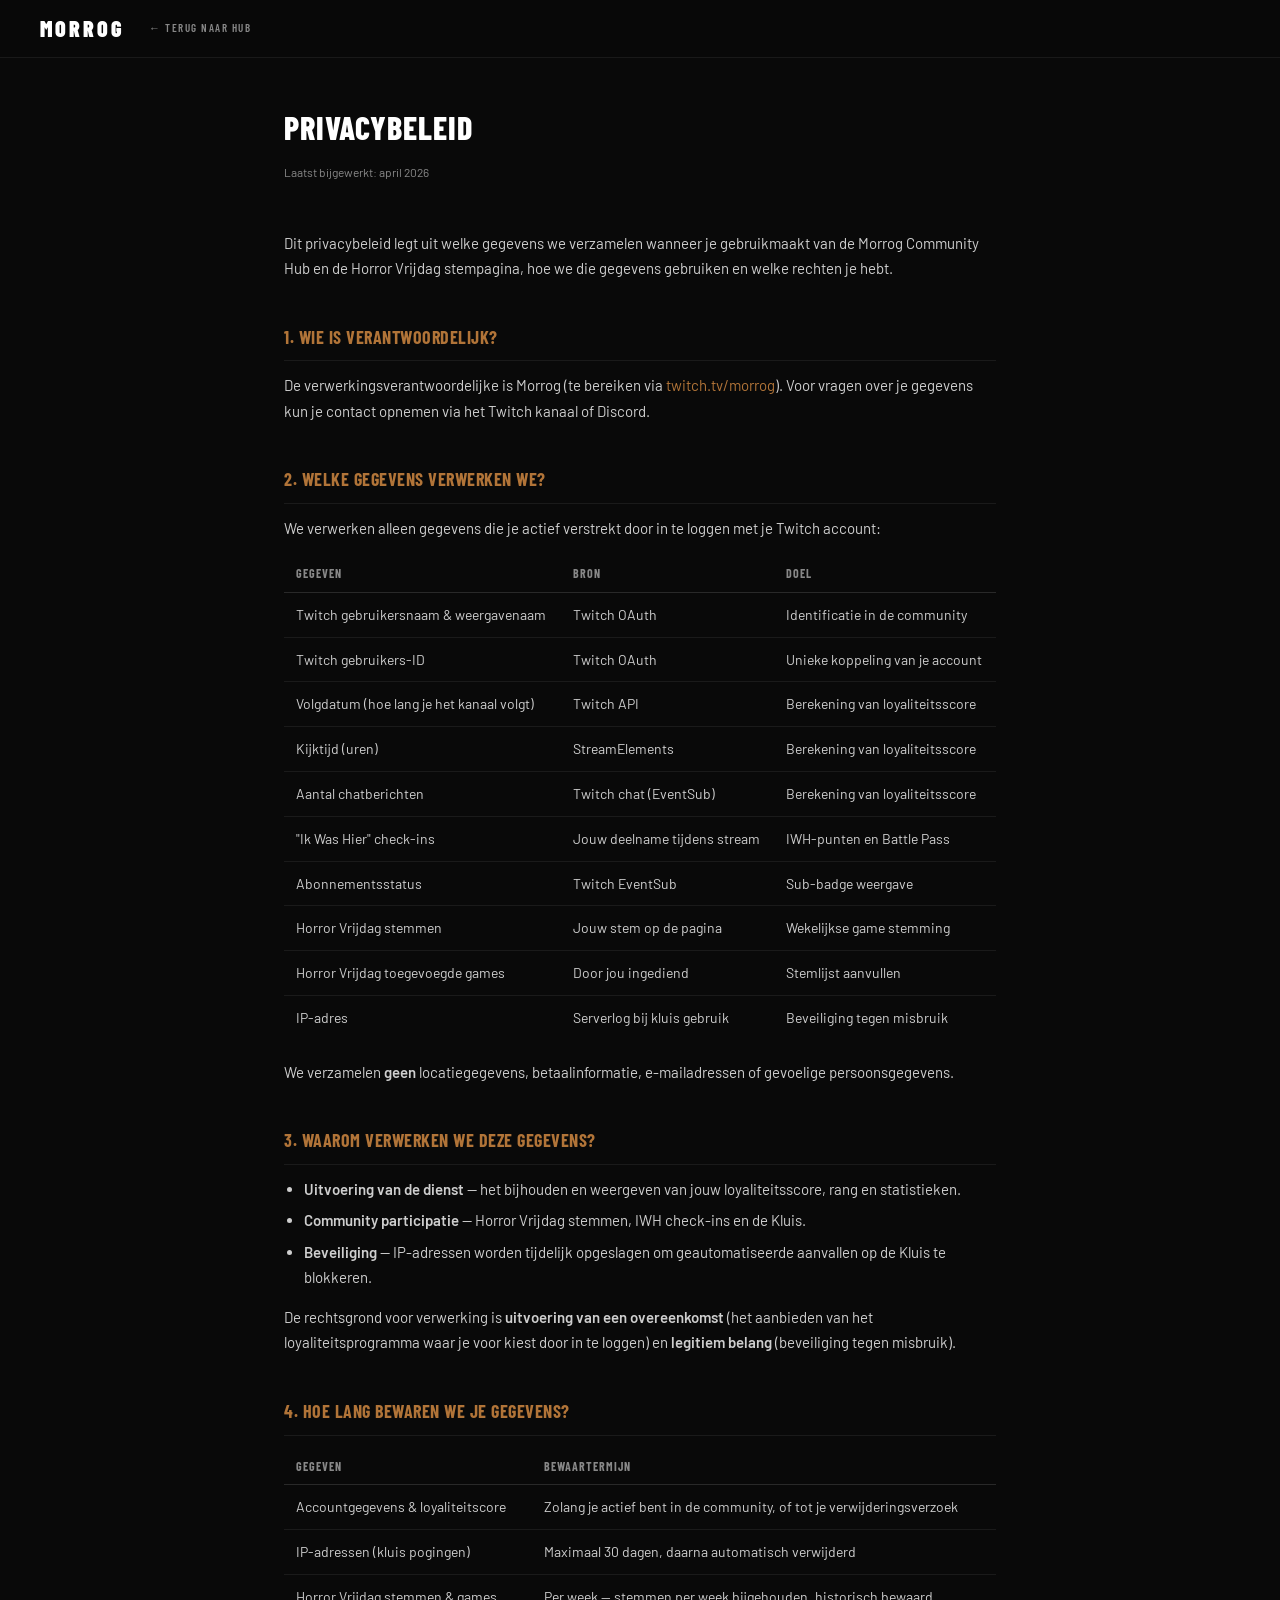
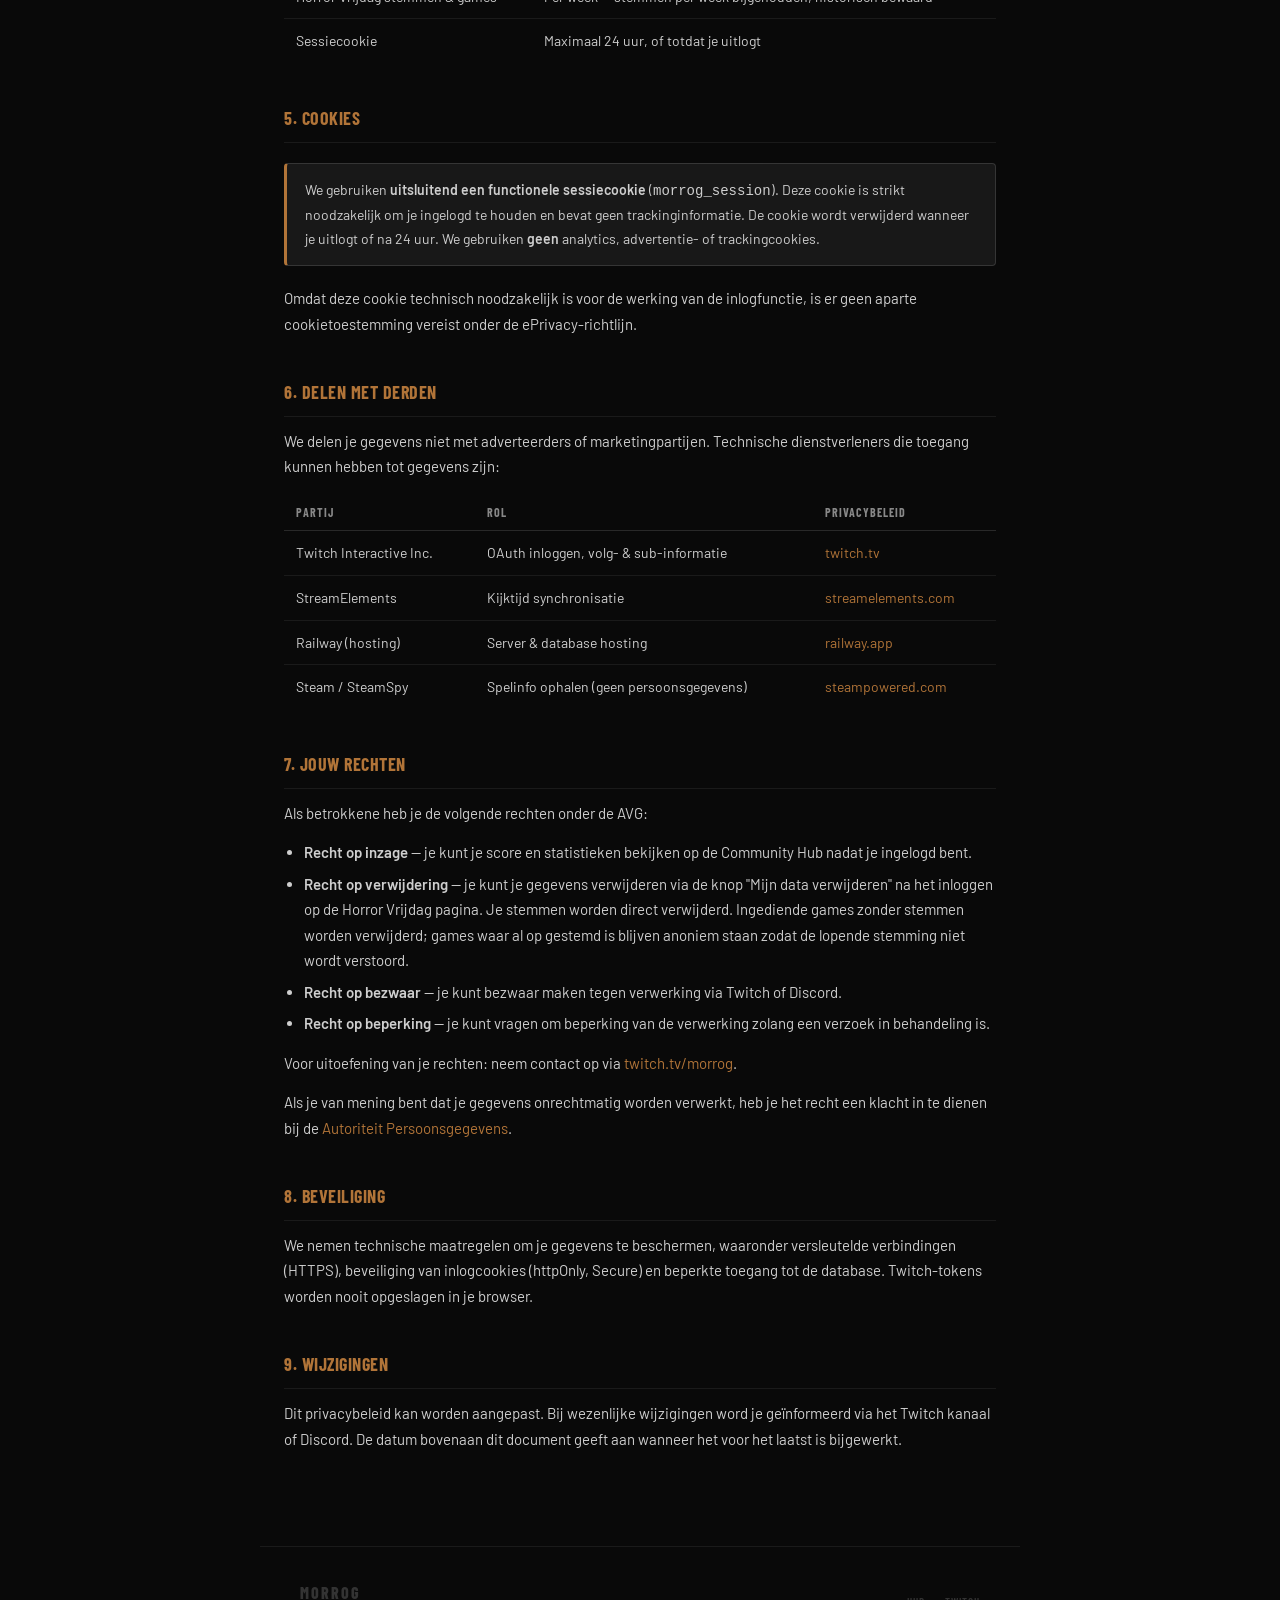
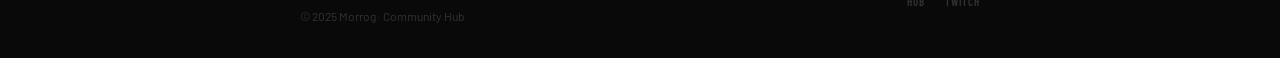
<file: privacy.html>
<!DOCTYPE html>
<html lang="nl">
<head>
<meta charset="UTF-8">
<meta name="viewport" content="width=device-width, initial-scale=1.0">
<title>Privacybeleid — Morrog Community Hub</title>

<link href="fonts/fonts.css" rel="stylesheet">
<style>
*,*::before,*::after{box-sizing:border-box;margin:0;padding:0;}
:root{
  --bg:#090909;--bg2:#111111;--bg3:#181818;--bg4:#202020;
  --white:#FFFFFF;--white2:#CECECE;--white3:#888888;--dim:#333333;
  --border:rgba(255,255,255,0.07);--border2:rgba(255,255,255,0.13);
  --gold:#b17438;
}
body{background:var(--bg);color:var(--white2);font-family:'Barlow',sans-serif;font-size:15px;line-height:1.7;overflow-x:hidden;}
nav{position:fixed;top:0;left:0;right:0;height:58px;background:rgba(9,9,9,.94);backdrop-filter:blur(16px);border-bottom:1px solid var(--border);z-index:100;display:flex;align-items:center;padding:0 40px;gap:0;}
.nav-logo-fb{font-family:'Barlow Condensed',sans-serif;font-size:22px;font-weight:900;letter-spacing:3px;color:var(--white);text-transform:uppercase;}
.nav-back{margin-left:24px;font-family:'Barlow Condensed',sans-serif;font-size:11px;font-weight:600;letter-spacing:1.5px;text-transform:uppercase;color:var(--white3);text-decoration:none;transition:color .15s;}
.nav-back:hover{color:var(--white2);}
main{max-width:760px;margin:0 auto;padding:100px 24px 80px;}
h1{font-family:'Barlow Condensed',sans-serif;font-size:32px;font-weight:800;letter-spacing:1px;text-transform:uppercase;color:var(--white);margin-bottom:8px;}
.bijgewerkt{font-size:12px;color:var(--white3);margin-bottom:48px;}
h2{font-family:'Barlow Condensed',sans-serif;font-size:18px;font-weight:700;letter-spacing:.5px;text-transform:uppercase;color:var(--gold);margin:40px 0 12px;border-bottom:1px solid var(--border);padding-bottom:8px;}
p{margin-bottom:14px;color:var(--white2);}
ul{margin:0 0 14px 20px;color:var(--white2);}
li{margin-bottom:6px;}
table{width:100%;border-collapse:collapse;margin-bottom:20px;font-size:14px;}
th{text-align:left;font-family:'Barlow Condensed',sans-serif;font-size:12px;font-weight:700;letter-spacing:1px;text-transform:uppercase;color:var(--white3);border-bottom:1px solid var(--border2);padding:8px 12px;}
td{padding:10px 12px;border-bottom:1px solid var(--border);color:var(--white2);vertical-align:top;}
tr:last-child td{border-bottom:none;}
a{color:var(--gold);text-decoration:none;}
a:hover{text-decoration:underline;}
.notice{background:var(--bg3);border:1px solid var(--border2);border-left:3px solid var(--gold);border-radius:4px;padding:14px 18px;margin:20px 0;font-size:14px;}
footer{border-top:1px solid var(--border);padding:32px 40px;display:flex;align-items:center;justify-content:space-between;max-width:760px;margin:0 auto;}
.footer-fb{font-family:'Barlow Condensed',sans-serif;font-size:16px;font-weight:800;letter-spacing:2px;color:var(--dim);text-transform:uppercase;}
.footer-txt{font-size:12px;color:var(--dim);}
.footer-links{display:flex;gap:20px;}
.footer-link{font-family:'Barlow Condensed',sans-serif;font-size:11px;font-weight:600;letter-spacing:1px;text-transform:uppercase;color:var(--dim);text-decoration:none;transition:color .15s;}
.footer-link:hover{color:var(--white3);}
</style>
</head>
<body>

<nav>
  <span class="nav-logo-fb">MORROG</span>
  <a class="nav-back" href="index.html">← Terug naar hub</a>
</nav>

<main>
  <h1>Privacybeleid</h1>
  <p class="bijgewerkt">Laatst bijgewerkt: april 2026</p>

  <p>
    Dit privacybeleid legt uit welke gegevens we verzamelen wanneer je gebruikmaakt van de Morrog Community Hub
    en de Horror Vrijdag stempagina, hoe we die gegevens gebruiken en welke rechten je hebt.
  </p>

  <h2>1. Wie is verantwoordelijk?</h2>
  <p>
    De verwerkingsverantwoordelijke is Morrog (te bereiken via
    <a href="https://twitch.tv/morrog" target="_blank" rel="noopener">twitch.tv/morrog</a>).
    Voor vragen over je gegevens kun je contact opnemen via het Twitch kanaal of Discord.
  </p>

  <h2>2. Welke gegevens verwerken we?</h2>
  <p>We verwerken alleen gegevens die je actief verstrekt door in te loggen met je Twitch account:</p>
  <table>
    <tr><th>Gegeven</th><th>Bron</th><th>Doel</th></tr>
    <tr><td>Twitch gebruikersnaam &amp; weergavenaam</td><td>Twitch OAuth</td><td>Identificatie in de community</td></tr>
    <tr><td>Twitch gebruikers-ID</td><td>Twitch OAuth</td><td>Unieke koppeling van je account</td></tr>
    <tr><td>Volgdatum (hoe lang je het kanaal volgt)</td><td>Twitch API</td><td>Berekening van loyaliteitsscore</td></tr>
    <tr><td>Kijktijd (uren)</td><td>StreamElements</td><td>Berekening van loyaliteitsscore</td></tr>
    <tr><td>Aantal chatberichten</td><td>Twitch chat (EventSub)</td><td>Berekening van loyaliteitsscore</td></tr>
    <tr><td>"Ik Was Hier" check-ins</td><td>Jouw deelname tijdens stream</td><td>IWH-punten en Battle Pass</td></tr>
    <tr><td>Abonnementsstatus</td><td>Twitch EventSub</td><td>Sub-badge weergave</td></tr>
    <tr><td>Horror Vrijdag stemmen</td><td>Jouw stem op de pagina</td><td>Wekelijkse game stemming</td></tr>
    <tr><td>Horror Vrijdag toegevoegde games</td><td>Door jou ingediend</td><td>Stemlijst aanvullen</td></tr>
    <tr><td>IP-adres</td><td>Serverlog bij kluis gebruik</td><td>Beveiliging tegen misbruik</td></tr>
  </table>
  <p>We verzamelen <strong>geen</strong> locatiegegevens, betaalinformatie, e-mailadressen of gevoelige persoonsgegevens.</p>

  <h2>3. Waarom verwerken we deze gegevens?</h2>
  <ul>
    <li><strong>Uitvoering van de dienst</strong> — het bijhouden en weergeven van jouw loyaliteitsscore, rang en statistieken.</li>
    <li><strong>Community participatie</strong> — Horror Vrijdag stemmen, IWH check-ins en de Kluis.</li>
    <li><strong>Beveiliging</strong> — IP-adressen worden tijdelijk opgeslagen om geautomatiseerde aanvallen op de Kluis te blokkeren.</li>
  </ul>
  <p>
    De rechtsgrond voor verwerking is <strong>uitvoering van een overeenkomst</strong> (het aanbieden van het loyaliteitsprogramma
    waar je voor kiest door in te loggen) en <strong>legitiem belang</strong> (beveiliging tegen misbruik).
  </p>

  <h2>4. Hoe lang bewaren we je gegevens?</h2>
  <table>
    <tr><th>Gegeven</th><th>Bewaartermijn</th></tr>
    <tr><td>Accountgegevens &amp; loyaliteitscore</td><td>Zolang je actief bent in de community, of tot je verwijderingsverzoek</td></tr>
    <tr><td>IP-adressen (kluis pogingen)</td><td>Maximaal 30 dagen, daarna automatisch verwijderd</td></tr>
    <tr><td>Horror Vrijdag stemmen &amp; games</td><td>Per week — stemmen per week bijgehouden, historisch bewaard</td></tr>
    <tr><td>Sessiecookie</td><td>Maximaal 24 uur, of totdat je uitlogt</td></tr>
  </table>

  <h2>5. Cookies</h2>
  <div class="notice">
    We gebruiken <strong>uitsluitend een functionele sessiecookie</strong> (<code>morrog_session</code>).
    Deze cookie is strikt noodzakelijk om je ingelogd te houden en bevat geen trackinginformatie.
    De cookie wordt verwijderd wanneer je uitlogt of na 24 uur. We gebruiken <strong>geen</strong>
    analytics, advertentie- of trackingcookies.
  </div>
  <p>
    Omdat deze cookie technisch noodzakelijk is voor de werking van de inlogfunctie, is er geen aparte
    cookietoestemming vereist onder de ePrivacy-richtlijn.
  </p>

  <h2>6. Delen met derden</h2>
  <p>We delen je gegevens niet met adverteerders of marketingpartijen. Technische dienstverleners die toegang
  kunnen hebben tot gegevens zijn:</p>
  <table>
    <tr><th>Partij</th><th>Rol</th><th>Privacybeleid</th></tr>
    <tr><td>Twitch Interactive Inc.</td><td>OAuth inloggen, volg- &amp; sub-informatie</td><td><a href="https://www.twitch.tv/p/nl-nl/legal/privacy-notice/" target="_blank" rel="noopener">twitch.tv</a></td></tr>
    <tr><td>StreamElements</td><td>Kijktijd synchronisatie</td><td><a href="https://streamelements.com/privacy" target="_blank" rel="noopener">streamelements.com</a></td></tr>
    <tr><td>Railway (hosting)</td><td>Server &amp; database hosting</td><td><a href="https://railway.app/legal/privacy" target="_blank" rel="noopener">railway.app</a></td></tr>
    <tr><td>Steam / SteamSpy</td><td>Spelinfo ophalen (geen persoonsgegevens)</td><td><a href="https://store.steampowered.com/privacy_agreement/" target="_blank" rel="noopener">steampowered.com</a></td></tr>
  </table>

  <h2>7. Jouw rechten</h2>
  <p>Als betrokkene heb je de volgende rechten onder de AVG:</p>
  <ul>
    <li><strong>Recht op inzage</strong> — je kunt je score en statistieken bekijken op de Community Hub nadat je ingelogd bent.</li>
    <li><strong>Recht op verwijdering</strong> — je kunt je gegevens verwijderen via de knop "Mijn data verwijderen" na het inloggen op de Horror Vrijdag pagina. Je stemmen worden direct verwijderd. Ingediende games zonder stemmen worden verwijderd; games waar al op gestemd is blijven anoniem staan zodat de lopende stemming niet wordt verstoord.</li>
    <li><strong>Recht op bezwaar</strong> — je kunt bezwaar maken tegen verwerking via Twitch of Discord.</li>
    <li><strong>Recht op beperking</strong> — je kunt vragen om beperking van de verwerking zolang een verzoek in behandeling is.</li>
  </ul>
  <p>Voor uitoefening van je rechten: neem contact op via <a href="https://twitch.tv/morrog" target="_blank" rel="noopener">twitch.tv/morrog</a>.</p>
  <p>
    Als je van mening bent dat je gegevens onrechtmatig worden verwerkt, heb je het recht een klacht in te dienen bij de
    <a href="https://autoriteitpersoonsgegevens.nl" target="_blank" rel="noopener">Autoriteit Persoonsgegevens</a>.
  </p>

  <h2>8. Beveiliging</h2>
  <p>
    We nemen technische maatregelen om je gegevens te beschermen, waaronder versleutelde verbindingen (HTTPS),
    beveiliging van inlogcookies (httpOnly, Secure) en beperkte toegang tot de database.
    Twitch-tokens worden nooit opgeslagen in je browser.
  </p>

  <h2>9. Wijzigingen</h2>
  <p>
    Dit privacybeleid kan worden aangepast. Bij wezenlijke wijzigingen word je geïnformeerd via het Twitch kanaal of Discord.
    De datum bovenaan dit document geeft aan wanneer het voor het laatst is bijgewerkt.
  </p>
</main>

<footer>
  <div>
    <div class="footer-fb">MORROG</div>
    <div class="footer-txt">© 2025 Morrog · Community Hub</div>
  </div>
  <div class="footer-links">
    <a class="footer-link" href="index.html">Hub</a>
    <a class="footer-link" href="https://twitch.tv/morrog" target="_blank">Twitch</a>
  </div>
</footer>

</body>
</html>
</file>
<file: fonts/fonts.css>
/* Self-hosted fonts — geen Google Fonts CDN nodig */

@font-face {
  font-family: 'Barlow';
  font-style: normal;
  font-weight: 300;
  font-display: swap;
  src: url('barlow-300.woff2') format('woff2');
}
@font-face {
  font-family: 'Barlow';
  font-style: italic;
  font-weight: 300;
  font-display: swap;
  src: url('barlow-300-italic.woff2') format('woff2');
}
@font-face {
  font-family: 'Barlow';
  font-style: normal;
  font-weight: 400;
  font-display: swap;
  src: url('barlow-400.woff2') format('woff2');
}
@font-face {
  font-family: 'Barlow';
  font-style: normal;
  font-weight: 500;
  font-display: swap;
  src: url('barlow-500.woff2') format('woff2');
}
@font-face {
  font-family: 'Barlow';
  font-style: normal;
  font-weight: 600;
  font-display: swap;
  src: url('barlow-600.woff2') format('woff2');
}

@font-face {
  font-family: 'Barlow Condensed';
  font-style: normal;
  font-weight: 400;
  font-display: swap;
  src: url('barlow-condensed-400.woff2') format('woff2');
}
@font-face {
  font-family: 'Barlow Condensed';
  font-style: normal;
  font-weight: 600;
  font-display: swap;
  src: url('barlow-condensed-600.woff2') format('woff2');
}
@font-face {
  font-family: 'Barlow Condensed';
  font-style: normal;
  font-weight: 700;
  font-display: swap;
  src: url('barlow-condensed-700.woff2') format('woff2');
}
@font-face {
  font-family: 'Barlow Condensed';
  font-style: normal;
  font-weight: 800;
  font-display: swap;
  src: url('barlow-condensed-800.woff2') format('woff2');
}
@font-face {
  font-family: 'Barlow Condensed';
  font-style: normal;
  font-weight: 900;
  font-display: swap;
  src: url('barlow-condensed-900.woff2') format('woff2');
}

@font-face {
  font-family: 'Creepster';
  font-style: normal;
  font-weight: 400;
  font-display: swap;
  src: url('creepster-400.woff2') format('woff2');
}

@font-face {
  font-family: 'Cinzel Decorative';
  font-style: normal;
  font-weight: 700;
  font-display: swap;
  src: url('cinzel-decorative-700.woff2') format('woff2');
}
</file>
